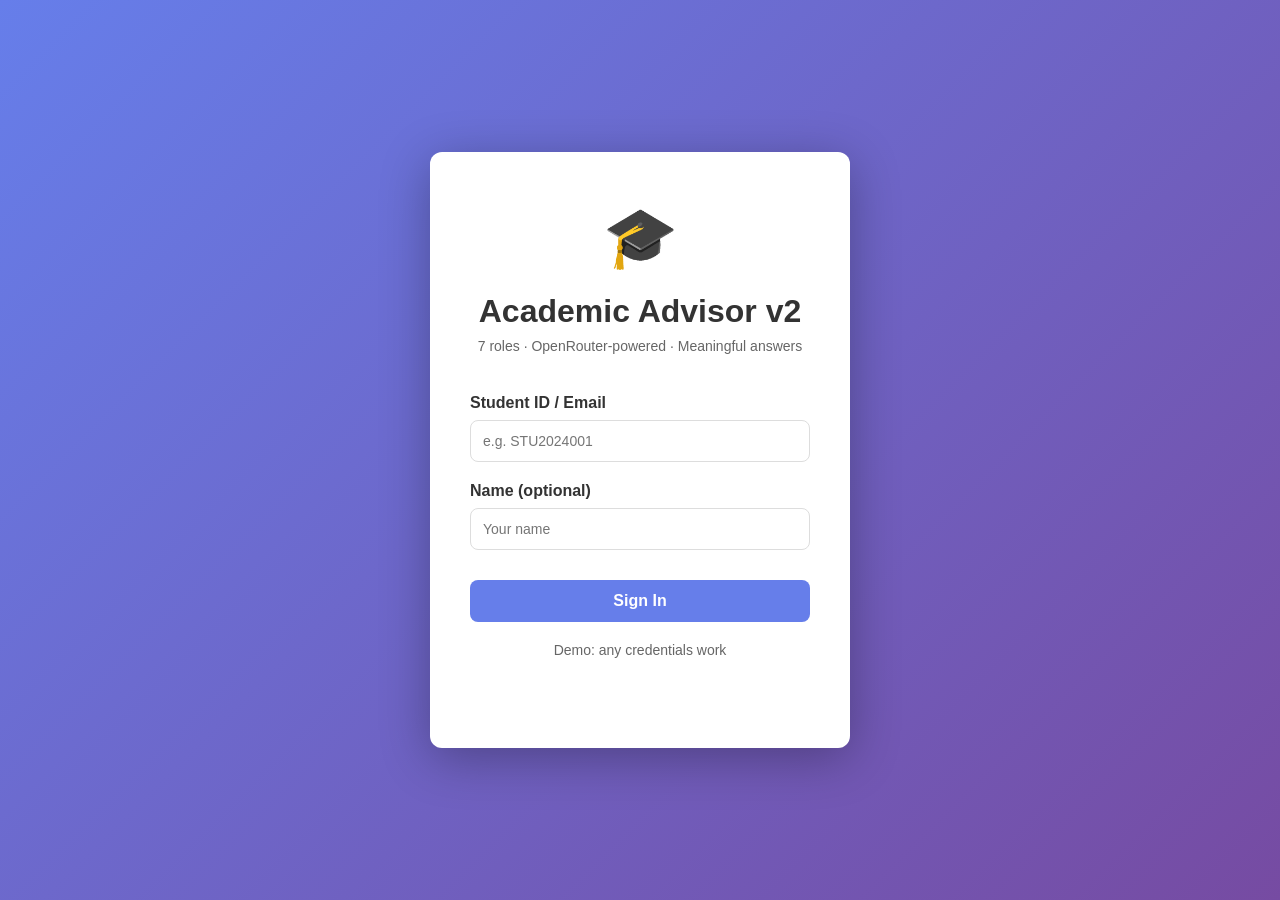
<file: templates/login.html>
<!DOCTYPE html>
<html lang="en">
<head>
    <meta charset="UTF-8">
    <meta name="viewport" content="width=device-width, initial-scale=1.0">
    <title>Academic Advisor v2 - Login</title>
    <style>
        * {
            margin: 0;
            padding: 0;
            box-sizing: border-box;
        }

        body {
            font-family: -apple-system, BlinkMacSystemFont, 'Segoe UI', Roboto, sans-serif;
            background: linear-gradient(135deg, #667eea 0%, #764ba2 100%);
            height: 100vh;
            display: flex;
            align-items: center;
            justify-content: center;
        }

        .login-box {
            background: white;
            padding: 50px 40px;
            border-radius: 12px;
            box-shadow: 0 10px 50px rgba(0,0,0,0.3);
            width: 100%;
            max-width: 420px;
            text-align: center;
        }

        .logo {
            font-size: 60px;
            margin-bottom: 20px;
        }

        .login-box h1 {
            color: #333;
            margin-bottom: 8px;
            font-size: 32px;
            font-weight: 700;
        }

        .login-box p {
            color: #666;
            margin-bottom: 40px;
            font-size: 14px;
        }

        .form-group {
            margin-bottom: 20px;
            text-align: left;
        }

        .form-group label {
            display: block;
            margin-bottom: 8px;
            font-weight: 600;
            color: #333;
        }

        .form-group input {
            width: 100%;
            padding: 12px;
            border: 1px solid #ddd;
            border-radius: 8px;
            font-size: 14px;
            transition: border-color 0.3s;
        }

        .form-group input:focus {
            outline: none;
            border-color: #667eea;
            box-shadow: 0 0 0 3px rgba(102, 126, 234, 0.1);
        }

        .btn-primary {
            width: 100%;
            padding: 12px;
            background: #667eea;
            color: white;
            border: none;
            border-radius: 8px;
            font-size: 16px;
            font-weight: 600;
            cursor: pointer;
            transition: background 0.3s;
            margin-top: 10px;
        }

        .btn-primary:hover {
            background: #5568d3;
        }

        .demo-note {
            font-size: 12px;
            color: #999;
            margin-top: 20px;
        }

        .error {
            color: #d32f2f;
            font-size: 13px;
            margin-top: 10px;
            display: none;
        }
    </style>
</head>
<body>
    <div class="login-box">
        <div class="logo">🎓</div>
        <h1>Academic Advisor v2</h1>
        <p>7 roles · OpenRouter-powered · Meaningful answers</p>
        
        <form id="loginForm">
            <div class="form-group">
                <label>Student ID / Email</label>
                <input type="text" id="studentId" placeholder="e.g. STU2024001" required>
            </div>
            <div class="form-group">
                <label>Name (optional)</label>
                <input type="text" id="studentName" placeholder="Your name">
            </div>
            <button type="submit" class="btn-primary">Sign In</button>
            <div class="error" id="errorMsg"></div>
        </form>
        
        <p class="demo-note">Demo: any credentials work</p>
    </div>

    <script>
        document.getElementById('loginForm').addEventListener('submit', (e) => {
            e.preventDefault();
            
            const studentId = document.getElementById('studentId').value.trim();
            const studentName = document.getElementById('studentName').value.trim();
            
            if (!studentId) {
                showError('Please enter Student ID');
                return;
            }
            
            // Send login request to backend
            fetch('/api/login', {
                method: 'POST',
                headers: {
                    'Content-Type': 'application/json'
                },
                body: JSON.stringify({
                    student_id: studentId,
                    student_name: studentName || 'Student ' + studentId
                })
            })
            .then(res => res.json())
            .then(data => {
                if (data.success) {
                    // Save to localStorage too
                    localStorage.setItem('currentStudent', JSON.stringify({
                        id: studentId,
                        name: studentName || 'Student ' + studentId
                    }));
                    
                    // Redirect to dashboard
                    window.location.href = '/dashboard';
                } else {
                    showError(data.error || 'Login failed');
                }
            })
            .catch(err => {
                console.error('Login error:', err);
                showError('Connection error. Please try again.');
            });
        });

        function showError(msg) {
            const errorEl = document.getElementById('errorMsg');
            errorEl.textContent = msg;
            errorEl.style.display = 'block';
            setTimeout(() => {
                errorEl.style.display = 'none';
            }, 3000);
        }
    </script>
</body>
</html>
</file>
